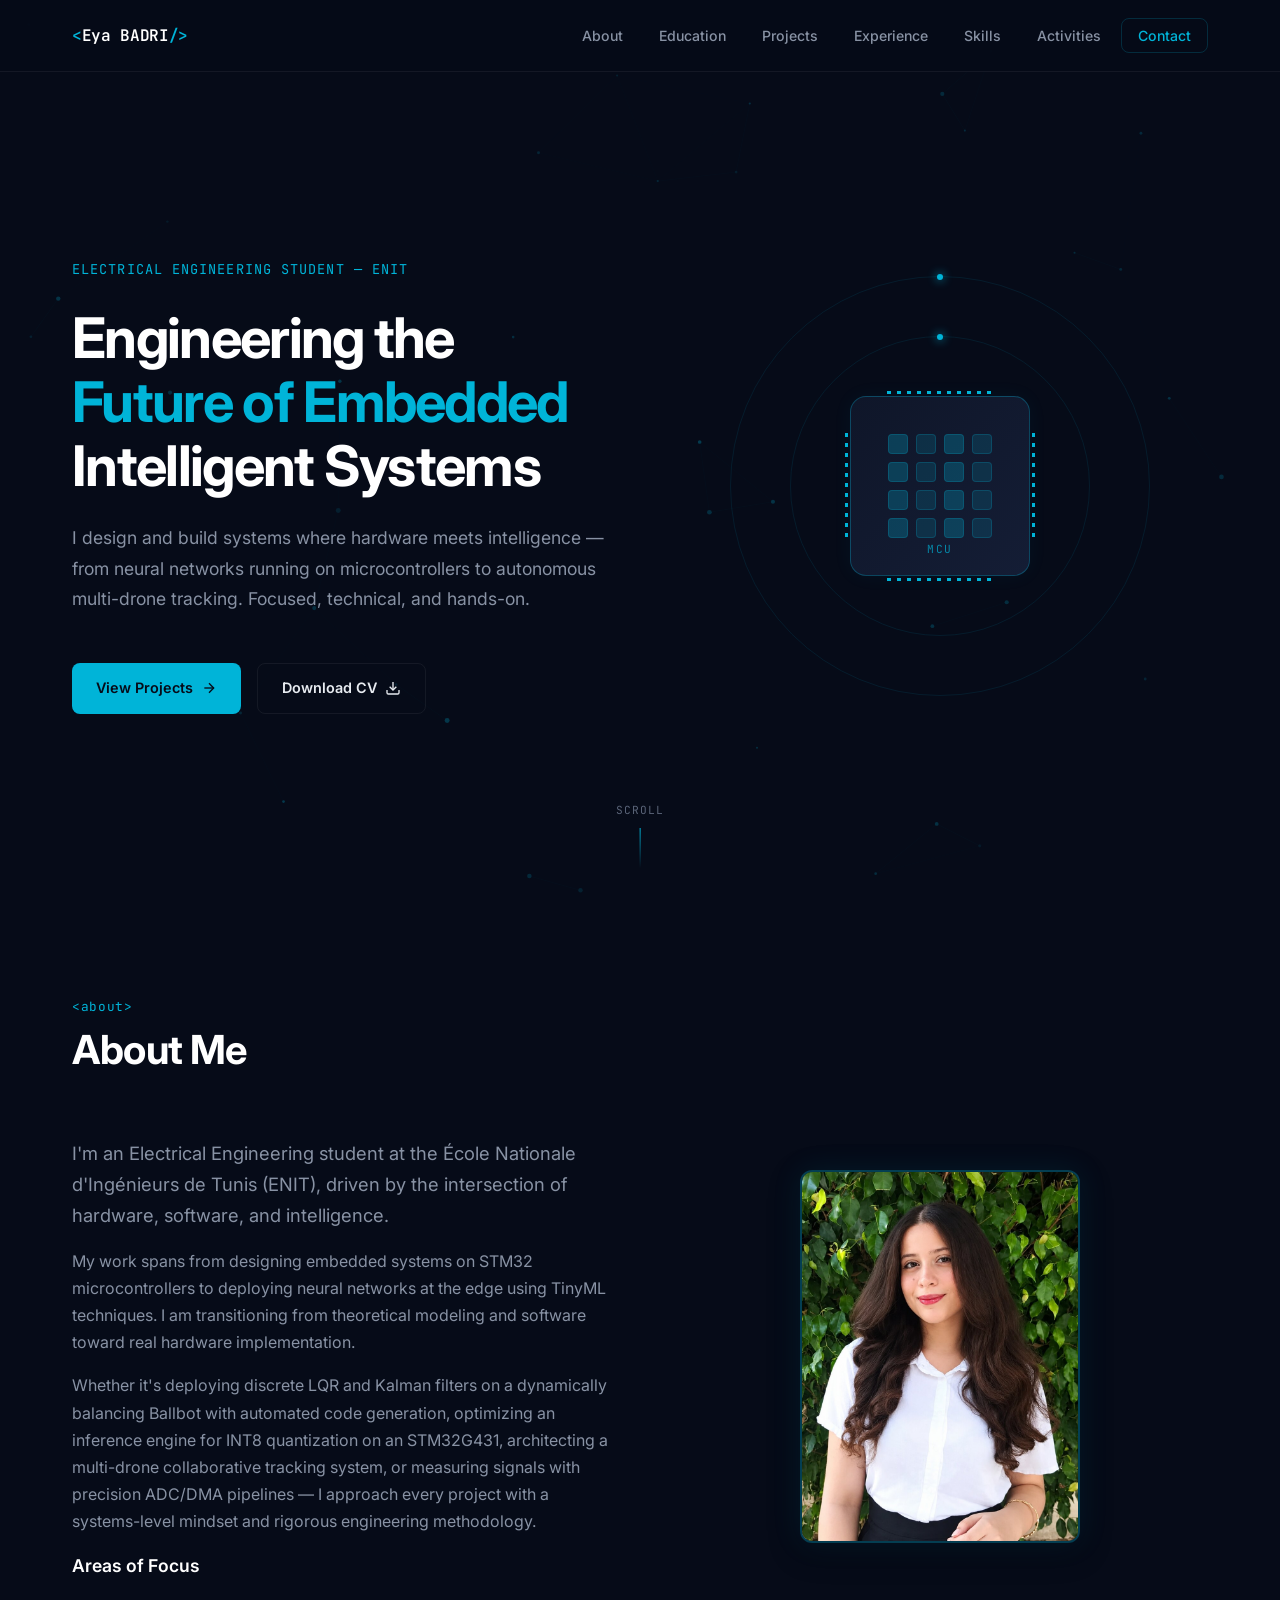
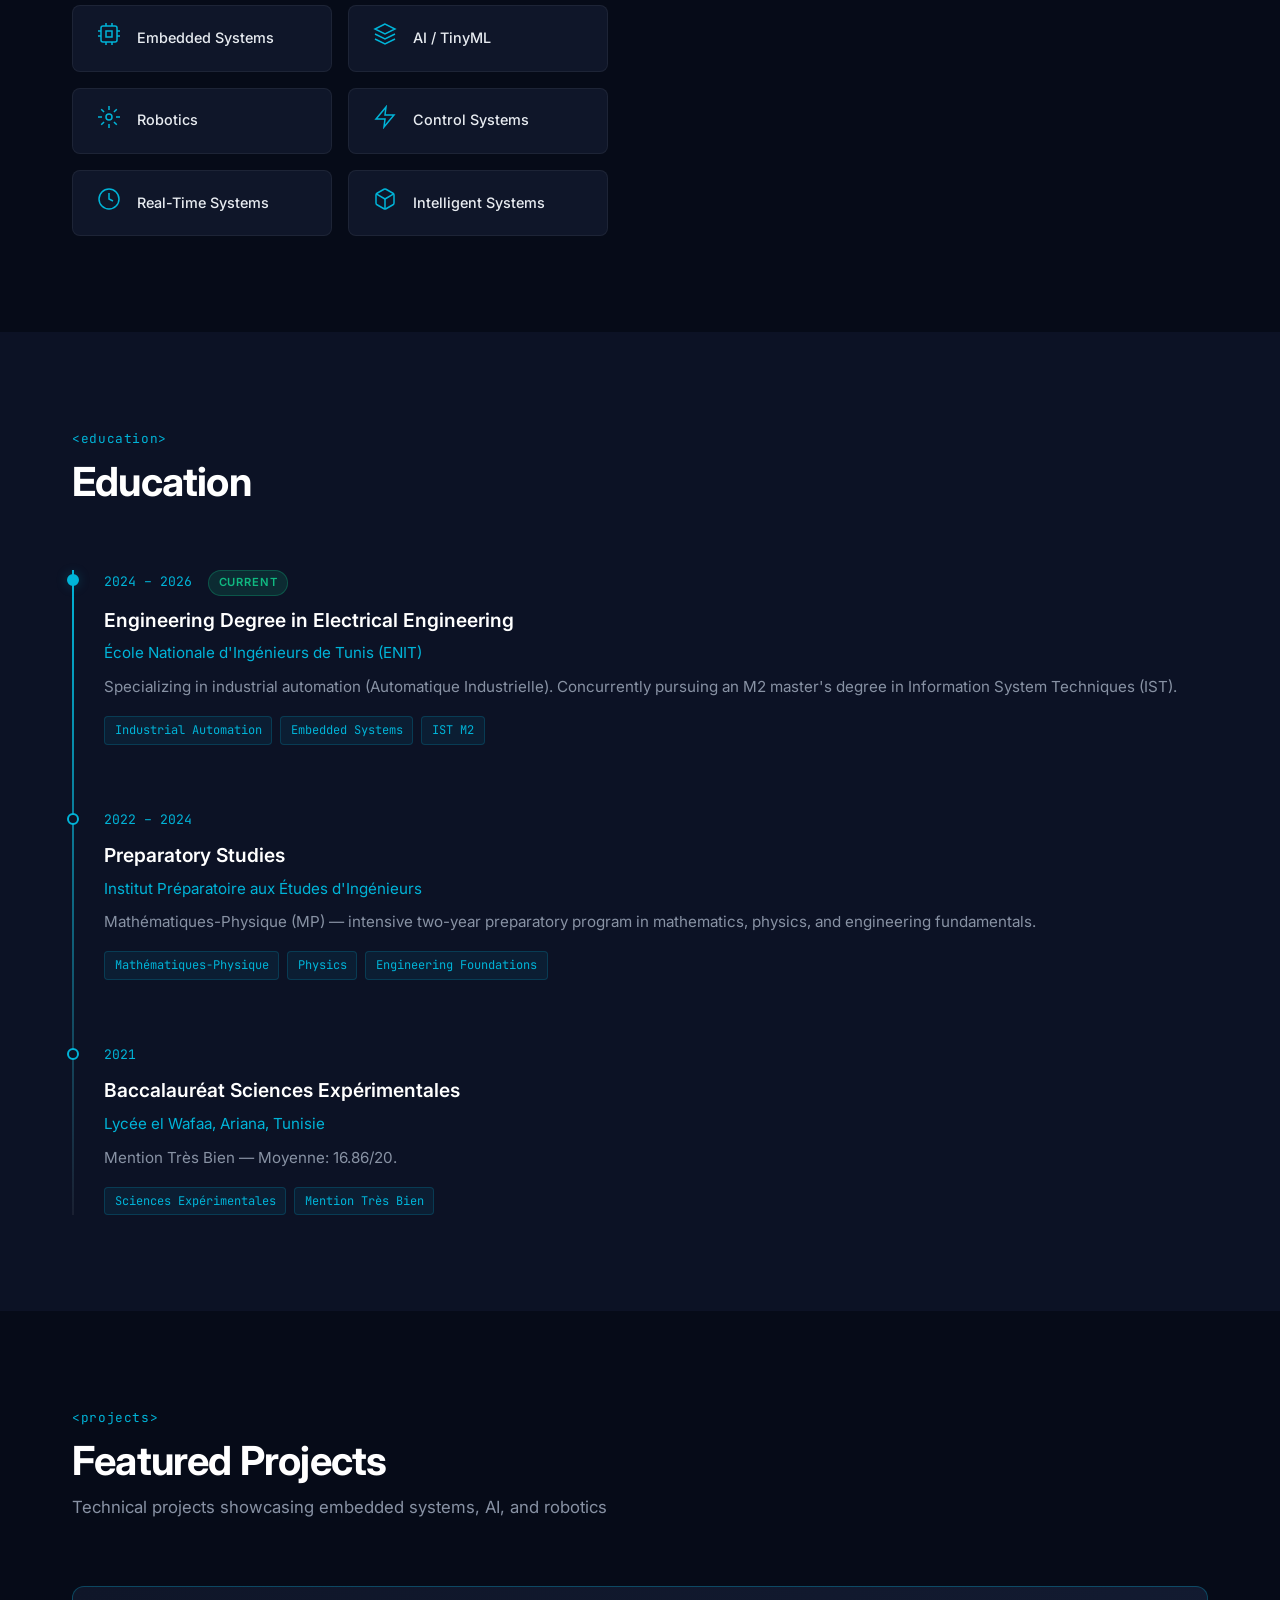
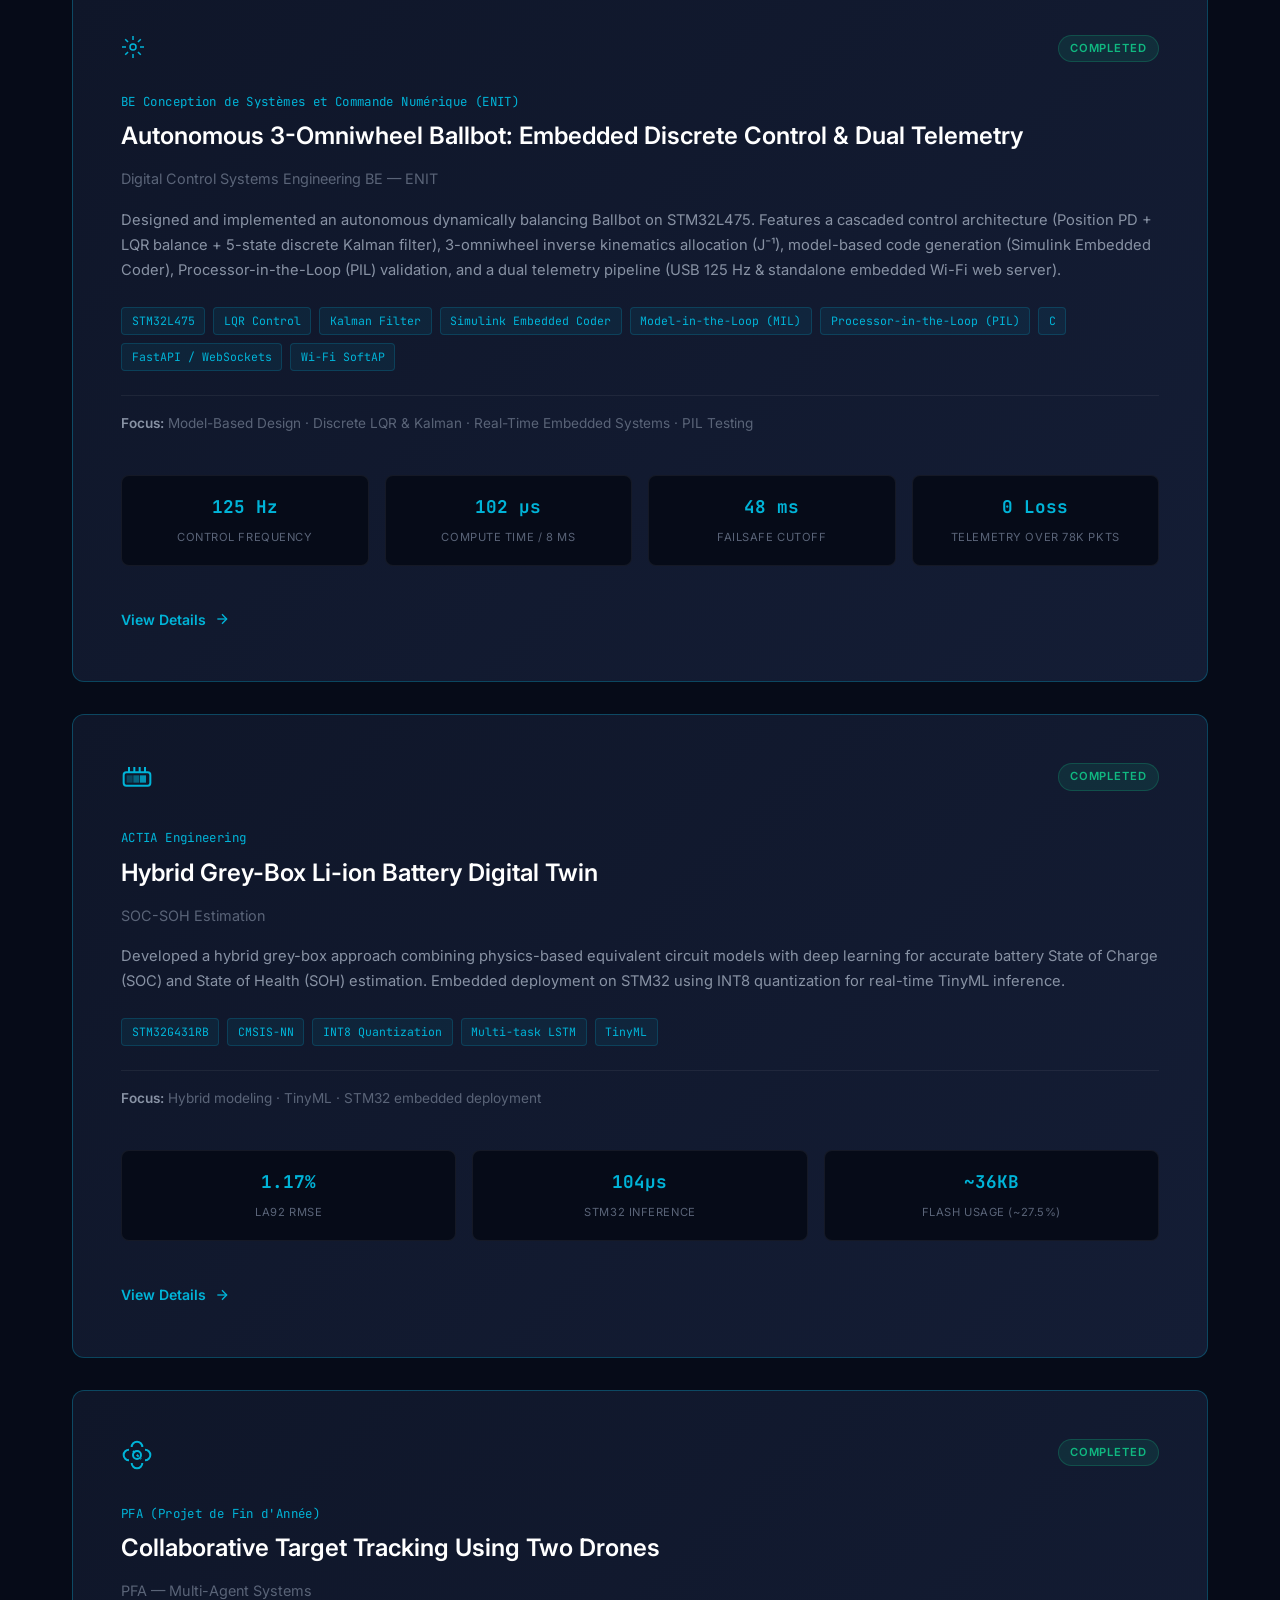
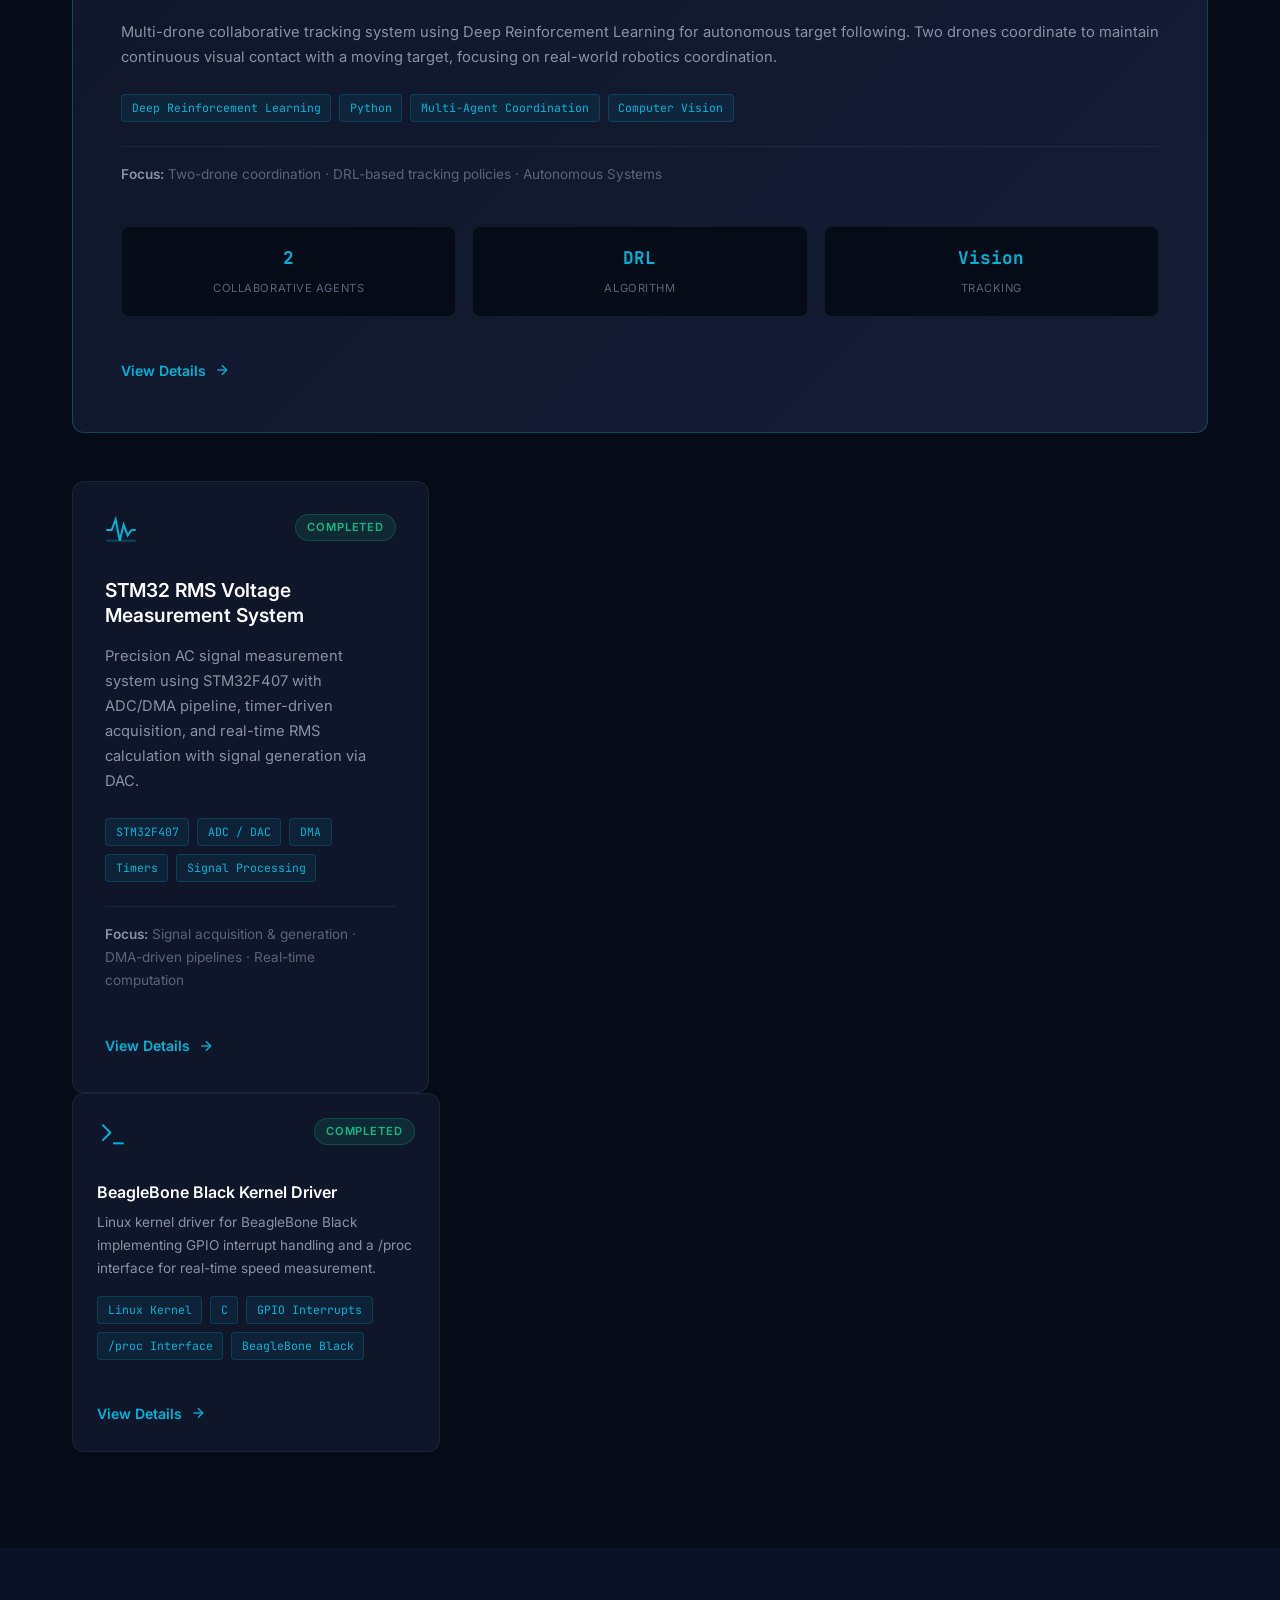
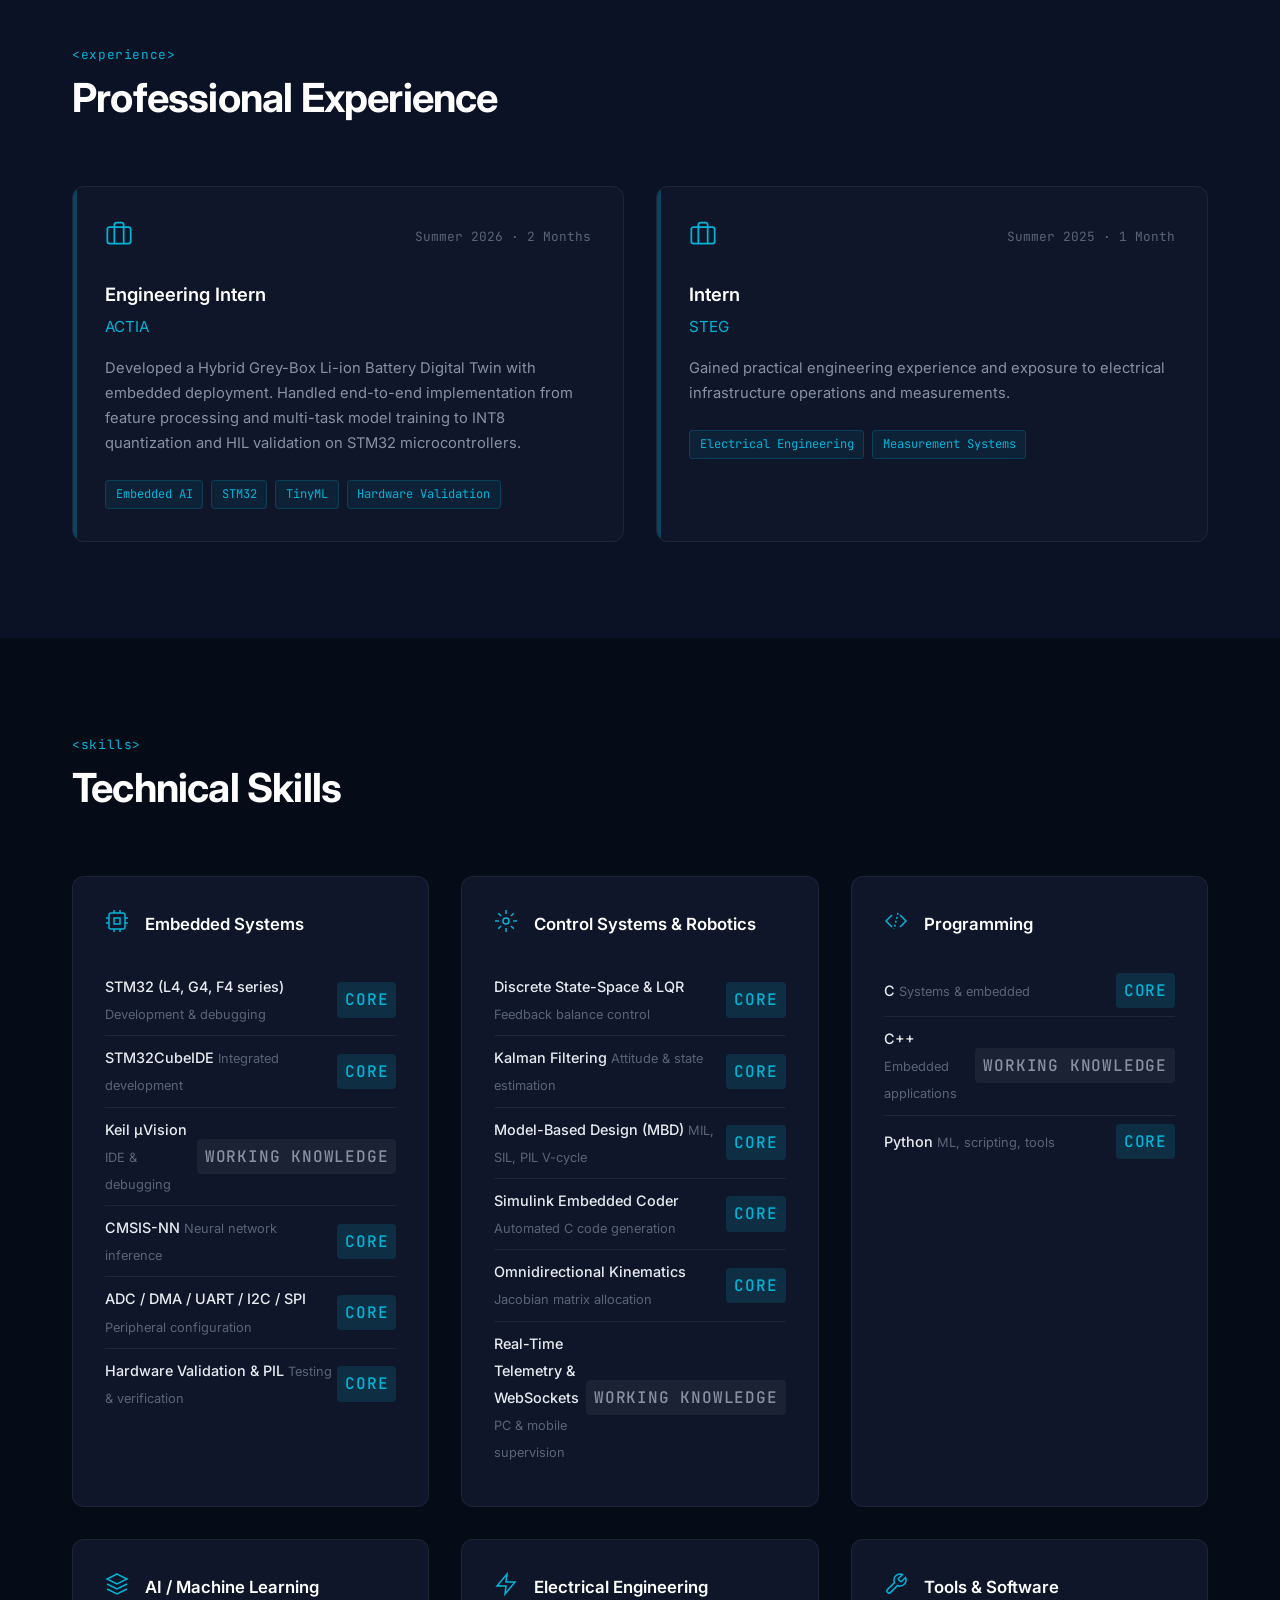
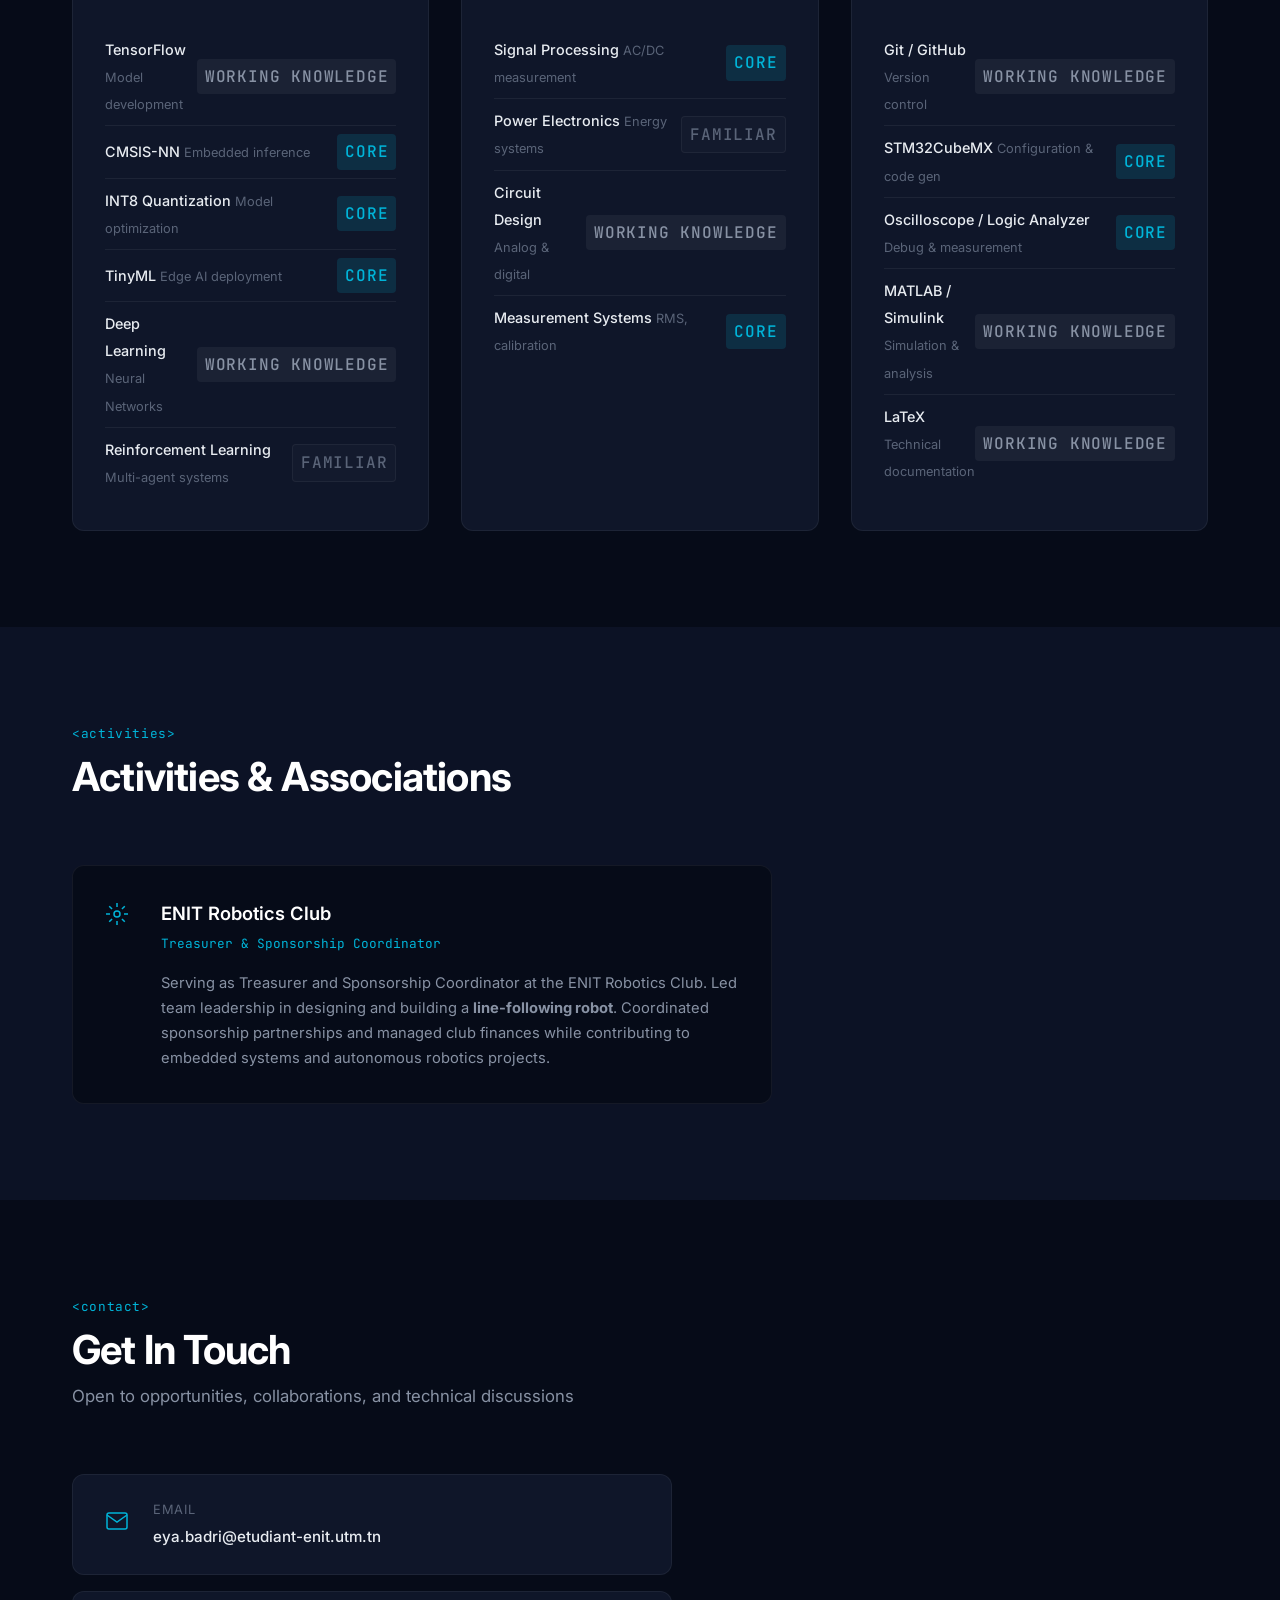
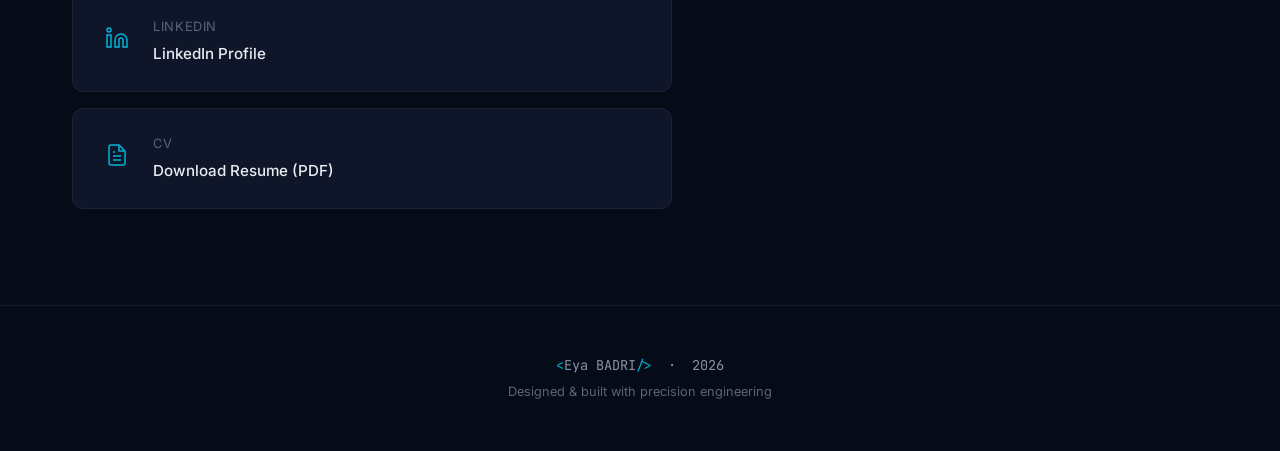
<file: index.html>
<!DOCTYPE html>
<html lang="en">
<head>
  <meta charset="UTF-8">
  <meta name="viewport" content="width=device-width, initial-scale=1.0">
  <meta name="description" content="Eya Badri — Electrical Engineering Student at ENIT. Specializing in embedded systems, digital control (LQR, Kalman), TinyML, and robotics.">
  <title>Eya Badri — Embedded Systems & Electrical Engineering Portfolio</title>

  <!-- Fonts -->
  <link rel="preconnect" href="https://fonts.googleapis.com">
  <link rel="preconnect" href="https://fonts.gstatic.com" crossorigin>
  <link href="https://fonts.googleapis.com/css2?family=Inter:wght@300;400;500;600;700&family=JetBrains+Mono:wght@400;500&display=swap" rel="stylesheet">

  <!-- Styles -->
  <link rel="stylesheet" href="css/style.css">
</head>
<body>

  <!-- NAVIGATION — filled by JS -->
  <nav class="nav" id="nav">
    <div class="nav__container">
      <a href="#hero" class="nav__logo" id="navLogo"></a>
      <button class="nav__toggle" id="navToggle" aria-label="Toggle navigation">
        <span></span><span></span><span></span>
      </button>
      <ul class="nav__menu" id="navMenu"></ul>
    </div>
  </nav>

  <!-- HERO — filled by JS -->
  <section class="hero" id="hero">
    <div class="hero__bg"><canvas id="heroCanvas"></canvas></div>
    <div class="hero__container">
      <div class="hero__content" id="heroContent"></div>
      <div class="hero__visual">
        <div class="hero__chip">
          <div class="hero__chip-grid">
            <span></span><span></span><span></span><span></span>
            <span></span><span></span><span></span><span></span>
            <span></span><span></span><span></span><span></span>
            <span></span><span></span><span></span><span></span>
          </div>
          <div class="hero__chip-pins hero__chip-pins--top"></div>
          <div class="hero__chip-pins hero__chip-pins--bottom"></div>
          <div class="hero__chip-pins hero__chip-pins--left"></div>
          <div class="hero__chip-pins hero__chip-pins--right"></div>
          <div class="hero__chip-label">MCU</div>
        </div>
        <div class="hero__orbit hero__orbit--1"></div>
        <div class="hero__orbit hero__orbit--2"></div>
      </div>
    </div>
    <div class="hero__scroll"><span>Scroll</span><div class="hero__scroll-line"></div></div>
  </section>

  <!-- ABOUT — filled by JS -->
  <section class="section" id="about">
    <div class="container">
      <div class="section__header">
        <span class="section__tag">&lt;about&gt;</span>
        <h2 class="section__title">About Me</h2>
      </div>
      <div class="about" id="aboutContent"></div>
    </div>
  </section>

  <!-- EDUCATION — filled by JS -->
  <section class="section section--alt" id="education">
    <div class="container">
      <div class="section__header">
        <span class="section__tag">&lt;education&gt;</span>
        <h2 class="section__title">Education</h2>
      </div>
      <div class="timeline" id="educationContent"></div>
    </div>
  </section>

  <!-- PROJECTS — filled by JS -->
  <section class="section" id="projects">
    <div class="container">
      <div class="section__header">
        <span class="section__tag">&lt;projects&gt;</span>
        <h2 class="section__title">Featured Projects</h2>
        <p class="section__subtitle">Technical projects showcasing embedded systems, AI, and robotics</p>
      </div>
      <div id="projectsContent"></div>
    </div>
  </section>

  <!-- PROJECT MODAL -->
  <div class="modal" id="projectModal" aria-hidden="true">
    <div class="modal__overlay" data-close-modal></div>
    <div class="modal__container">
      <button class="modal__close" data-close-modal aria-label="Close"></button>
      <div class="modal__content" id="modalContent"></div>
    </div>
  </div>

  <!-- EXPERIENCE — filled by JS -->
  <section class="section section--alt" id="experience">
    <div class="container">
      <div class="section__header">
        <span class="section__tag">&lt;experience&gt;</span>
        <h2 class="section__title">Professional Experience</h2>
      </div>
      <div class="experience__grid" id="experienceContent"></div>
    </div>
  </section>

  <!-- SKILLS — filled by JS -->
  <section class="section" id="skills">
    <div class="container">
      <div class="section__header">
        <span class="section__tag">&lt;skills&gt;</span>
        <h2 class="section__title">Technical Skills</h2>
      </div>
      <div class="skills__grid" id="skillsContent"></div>
    </div>
  </section>

  <!-- ACTIVITIES — filled by JS -->
  <section class="section section--alt" id="activities">
    <div class="container">
      <div class="section__header">
        <span class="section__tag">&lt;activities&gt;</span>
        <h2 class="section__title">Activities & Associations</h2>
      </div>
      <div class="activities" id="activitiesContent"></div>
    </div>
  </section>

  <!-- CONTACT — filled by JS -->
  <section class="section" id="contact">
    <div class="container">
      <div class="section__header">
        <span class="section__tag">&lt;contact&gt;</span>
        <h2 class="section__title">Get In Touch</h2>
        <p class="section__subtitle" id="contactSubtitle"></p>
      </div>
      <div class="contact">
        <div class="contact__info" id="contactContent"></div>
      </div>
    </div>
  </section>

  <!-- FOOTER — filled by JS -->
  <footer class="footer">
    <div class="container">
      <div class="footer__content" id="footerContent"></div>
    </div>
  </footer>

  <!-- Scripts: data first, then renderer -->
  <script src="js/data.js"></script>
  <script src="js/main.js"></script>
</body>
</html>
</file>
<file: css/style.css>
/* ================================================
   DESIGN SYSTEM & VARIABLES
   ================================================ */
:root {
  /* Colors — Dark Engineering Theme */
  --color-bg-primary:     #060b18;
  --color-bg-secondary:   #0c1225;
  --color-bg-card:        #0f1629;
  --color-bg-card-hover:  #141d35;
  --color-bg-nav:         rgba(6, 11, 24, 0.85);
  --color-bg-modal:       rgba(6, 11, 24, 0.95);

  --color-accent:         #00b4d8;
  --color-accent-light:   #48cae4;
  --color-accent-dim:     rgba(0, 180, 216, 0.15);
  --color-accent-glow:    rgba(0, 180, 216, 0.25);

  --color-text-primary:   #e8ecf1;
  --color-text-secondary: #8892a4;
  --color-text-muted:     #5a6478;
  --color-text-bright:    #ffffff;

  --color-border:         rgba(255, 255, 255, 0.06);
  --color-border-hover:   rgba(0, 180, 216, 0.3);

  --color-success:        #10b981;
  --color-warning:        #f59e0b;
  --color-tag-bg:         rgba(0, 180, 216, 0.08);
  --color-tag-border:     rgba(0, 180, 216, 0.2);

  /* Typography */
  --font-body:    'Inter', -apple-system, BlinkMacSystemFont, 'Segoe UI', sans-serif;
  --font-mono:    'JetBrains Mono', 'Fira Code', 'Consolas', monospace;

  /* Spacing */
  --space-xs:  0.25rem;
  --space-sm:  0.5rem;
  --space-md:  1rem;
  --space-lg:  1.5rem;
  --space-xl:  2rem;
  --space-2xl: 3rem;
  --space-3xl: 4rem;
  --space-4xl: 6rem;

  /* Layout */
  --max-width:    1200px;
  --nav-height:   72px;
  --border-radius: 12px;
  --border-radius-sm: 8px;
  --border-radius-xs: 4px;

  /* Transitions */
  --transition-fast:   150ms cubic-bezier(0.4, 0, 0.2, 1);
  --transition-base:   300ms cubic-bezier(0.4, 0, 0.2, 1);
  --transition-slow:   500ms cubic-bezier(0.4, 0, 0.2, 1);
  --transition-spring: 500ms cubic-bezier(0.34, 1.56, 0.64, 1);
}

/* ================================================
   RESET & BASE
   ================================================ */
*, *::before, *::after {
  margin: 0;
  padding: 0;
  box-sizing: border-box;
}

html {
  scroll-behavior: smooth;
  scroll-padding-top: var(--nav-height);
  -webkit-font-smoothing: antialiased;
  -moz-osx-font-smoothing: grayscale;
}

body {
  font-family: var(--font-body);
  font-size: 16px;
  line-height: 1.7;
  color: var(--color-text-primary);
  background-color: var(--color-bg-primary);
  overflow-x: hidden;
}

::selection {
  background: var(--color-accent-dim);
  color: var(--color-accent-light);
}

a {
  color: inherit;
  text-decoration: none;
}

ul {
  list-style: none;
}

img {
  max-width: 100%;
  display: block;
}

button {
  border: none;
  background: none;
  cursor: pointer;
  font-family: inherit;
  font-size: inherit;
  color: inherit;
}

/* ================================================
   LAYOUT
   ================================================ */
.container {
  width: 100%;
  max-width: var(--max-width);
  margin: 0 auto;
  padding: 0 var(--space-xl);
}

.section {
  padding: var(--space-4xl) 0;
  position: relative;
}

.section--alt {
  background-color: var(--color-bg-secondary);
}

/* Section Header */
.section__header {
  margin-bottom: var(--space-3xl);
}

.section__tag {
  font-family: var(--font-mono);
  font-size: 0.8rem;
  color: var(--color-accent);
  letter-spacing: 0.05em;
  display: block;
  margin-bottom: var(--space-sm);
}

.section__title {
  font-size: clamp(1.8rem, 4vw, 2.5rem);
  font-weight: 700;
  color: var(--color-text-bright);
  letter-spacing: -0.02em;
  line-height: 1.2;
}

.section__subtitle {
  color: var(--color-text-secondary);
  font-size: 1.05rem;
  margin-top: var(--space-sm);
}

/* ================================================
   NAVIGATION
   ================================================ */
.nav {
  position: fixed;
  top: 0;
  left: 0;
  right: 0;
  height: var(--nav-height);
  background: var(--color-bg-nav);
  backdrop-filter: blur(20px);
  -webkit-backdrop-filter: blur(20px);
  border-bottom: 1px solid var(--color-border);
  z-index: 1000;
  transition: background var(--transition-base), box-shadow var(--transition-base);
}

.nav--scrolled {
  background: rgba(6, 11, 24, 0.95);
  box-shadow: 0 4px 30px rgba(0, 0, 0, 0.3);
}

.nav__container {
  max-width: var(--max-width);
  margin: 0 auto;
  padding: 0 var(--space-xl);
  height: 100%;
  display: flex;
  align-items: center;
  justify-content: space-between;
}

.nav__logo {
  font-family: var(--font-mono);
  font-size: 1rem;
  font-weight: 600;
  color: var(--color-text-bright);
  letter-spacing: -0.02em;
  white-space: nowrap;
  transition: color var(--transition-fast);
}

.nav__logo:hover {
  color: var(--color-accent);
}

.nav__logo-bracket {
  color: var(--color-accent);
}

.nav__menu {
  display: flex;
  align-items: center;
  gap: var(--space-xs);
}

.nav__link {
  font-size: 0.88rem;
  font-weight: 500;
  color: var(--color-text-secondary);
  padding: var(--space-sm) var(--space-md);
  border-radius: var(--border-radius-sm);
  transition: color var(--transition-fast), background var(--transition-fast);
  position: relative;
}

.nav__link:hover,
.nav__link--active {
  color: var(--color-text-bright);
}

.nav__link::after {
  content: '';
  position: absolute;
  bottom: 4px;
  left: 50%;
  width: 0;
  height: 2px;
  background: var(--color-accent);
  transition: width var(--transition-base), left var(--transition-base);
  border-radius: 1px;
}

.nav__link:hover::after,
.nav__link--active::after {
  width: 20px;
  left: calc(50% - 10px);
}

.nav__link--cta {
  color: var(--color-accent);
  border: 1px solid var(--color-tag-border);
}

.nav__link--cta:hover {
  background: var(--color-accent-dim);
  color: var(--color-accent-light);
}

.nav__link--cta::after {
  display: none;
}

/* Mobile Toggle */
.nav__toggle {
  display: none;
  flex-direction: column;
  gap: 5px;
  padding: 8px;
  z-index: 1001;
}

.nav__toggle span {
  display: block;
  width: 22px;
  height: 2px;
  background: var(--color-text-primary);
  border-radius: 2px;
  transition: transform var(--transition-base), opacity var(--transition-fast);
}

.nav__toggle--active span:nth-child(1) {
  transform: translateY(7px) rotate(45deg);
}
.nav__toggle--active span:nth-child(2) {
  opacity: 0;
}
.nav__toggle--active span:nth-child(3) {
  transform: translateY(-7px) rotate(-45deg);
}

/* ================================================
   HERO
   ================================================ */
.hero {
  min-height: 100vh;
  display: flex;
  align-items: center;
  position: relative;
  overflow: hidden;
  padding-top: var(--nav-height);
}

.hero__bg {
  position: absolute;
  inset: 0;
  z-index: 0;
}

.hero__bg canvas {
  width: 100%;
  height: 100%;
  opacity: 0.4;
}

.hero__container {
  max-width: var(--max-width);
  margin: 0 auto;
  padding: 0 var(--space-xl);
  display: grid;
  grid-template-columns: 1fr 1fr;
  gap: var(--space-3xl);
  align-items: center;
  position: relative;
  z-index: 1;
}

.hero__label {
  font-family: var(--font-mono);
  font-size: 0.85rem;
  color: var(--color-accent);
  letter-spacing: 0.08em;
  text-transform: uppercase;
  margin-bottom: var(--space-lg);
}

.hero__title {
  font-size: clamp(2.2rem, 5.5vw, 3.5rem);
  font-weight: 700;
  line-height: 1.15;
  letter-spacing: -0.03em;
  margin-bottom: var(--space-lg);
}

.hero__title-line {
  display: block;
  color: var(--color-text-bright);
}

.hero__title-line--accent {
  color: var(--color-accent);
}

.hero__description {
  font-size: 1.1rem;
  color: var(--color-text-secondary);
  line-height: 1.75;
  margin-bottom: var(--space-2xl);
  max-width: 540px;
}

.hero__actions {
  display: flex;
  gap: var(--space-md);
  flex-wrap: wrap;
}

/* Buttons */
.btn {
  display: inline-flex;
  align-items: center;
  gap: var(--space-sm);
  padding: 0.75rem 1.5rem;
  border-radius: var(--border-radius-sm);
  font-size: 0.9rem;
  font-weight: 600;
  transition: all var(--transition-base);
  white-space: nowrap;
}

.btn--primary {
  background: var(--color-accent);
  color: var(--color-bg-primary);
}

.btn--primary:hover {
  background: var(--color-accent-light);
  transform: translateY(-2px);
  box-shadow: 0 8px 20px rgba(0, 180, 216, 0.15);
}

.btn--secondary {
  background: transparent;
  color: var(--color-text-primary);
  border: 1px solid var(--color-border);
}

.btn--secondary:hover {
  border-color: var(--color-accent);
  color: var(--color-accent);
  transform: translateY(-2px);
}

/* Hero Visual — MCU Chip */
.hero__visual {
  display: flex;
  align-items: center;
  justify-content: center;
  position: relative;
}

.hero__chip {
  width: 180px;
  height: 180px;
  background: linear-gradient(135deg, var(--color-bg-card), var(--color-bg-card-hover));
  border: 1px solid var(--color-border-hover);
  border-radius: 16px;
  display: flex;
  align-items: center;
  justify-content: center;
  position: relative;
  animation: chipFloat 6s ease-in-out infinite;
  box-shadow: 0 0 20px rgba(0, 180, 216, 0.05);
}

.hero__chip-grid {
  display: grid;
  grid-template-columns: repeat(4, 1fr);
  gap: 8px;
}

.hero__chip-grid span {
  width: 20px;
  height: 20px;
  border-radius: 4px;
  background: var(--color-accent-dim);
  border: 1px solid var(--color-tag-border);
  transition: background var(--transition-base);
}

.hero__chip-grid span:nth-child(odd) {
  background: rgba(0, 180, 216, 0.25);
}

.hero__chip-label {
  position: absolute;
  bottom: 16px;
  font-family: var(--font-mono);
  font-size: 0.7rem;
  color: var(--color-accent);
  letter-spacing: 0.15em;
  opacity: 0.7;
}

.hero__chip-pins {
  position: absolute;
}

.hero__chip-pins--top,
.hero__chip-pins--bottom {
  left: 50%;
  transform: translateX(-50%);
  width: 60%;
  height: 3px;
  background: repeating-linear-gradient(
    90deg,
    var(--color-accent) 0px,
    var(--color-accent) 4px,
    transparent 4px,
    transparent 10px
  );
}

.hero__chip-pins--top { top: -6px; }
.hero__chip-pins--bottom { bottom: -6px; }

.hero__chip-pins--left,
.hero__chip-pins--right {
  top: 50%;
  transform: translateY(-50%);
  width: 3px;
  height: 60%;
  background: repeating-linear-gradient(
    180deg,
    var(--color-accent) 0px,
    var(--color-accent) 4px,
    transparent 4px,
    transparent 10px
  );
}

.hero__chip-pins--left { left: -6px; }
.hero__chip-pins--right { right: -6px; }

/* Orbit rings */
.hero__orbit {
  position: absolute;
  border: 1px solid rgba(0, 180, 216, 0.1);
  border-radius: 50%;
  animation: orbitSpin 20s linear infinite;
}

.hero__orbit--1 {
  width: 300px;
  height: 300px;
}

.hero__orbit--2 {
  width: 420px;
  height: 420px;
  animation-duration: 30s;
  animation-direction: reverse;
}

.hero__orbit::before {
  content: '';
  position: absolute;
  width: 6px;
  height: 6px;
  background: var(--color-accent);
  border-radius: 50%;
  top: -3px;
  left: 50%;
  transform: translateX(-50%);
  box-shadow: 0 0 10px var(--color-accent);
}

/* Scroll indicator */
.hero__scroll {
  position: absolute;
  bottom: 2rem;
  left: 50%;
  transform: translateX(-50%);
  display: flex;
  flex-direction: column;
  align-items: center;
  gap: var(--space-sm);
  z-index: 1;
}

.hero__scroll span {
  font-family: var(--font-mono);
  font-size: 0.7rem;
  color: var(--color-text-muted);
  letter-spacing: 0.1em;
  text-transform: uppercase;
}

.hero__scroll-line {
  width: 1px;
  height: 40px;
  background: linear-gradient(to bottom, var(--color-accent), transparent);
  animation: scrollLine 2s ease-in-out infinite;
}

/* ================================================
   ABOUT
   ================================================ */
.about {
  display: grid;
  grid-template-columns: 1fr 1fr;
  gap: var(--space-3xl);
  align-items: start;
}

.about__intro {
  font-size: 1.15rem;
  color: var(--color-text-primary);
  margin-bottom: var(--space-lg);
}

.about__intro strong {
  color: var(--color-accent);
}

.about__text p {
  color: var(--color-text-secondary);
  margin-bottom: var(--space-md);
}

.about__interests-title {
  font-size: 1.1rem;
  font-weight: 600;
  color: var(--color-text-bright);
  margin-bottom: var(--space-lg);
}

.about__interests-grid {
  display: grid;
  grid-template-columns: 1fr 1fr;
  gap: var(--space-md);
}

.interest-card {
  display: flex;
  align-items: center;
  gap: var(--space-md);
  padding: var(--space-md) var(--space-lg);
  background: var(--color-bg-card);
  border: 1px solid var(--color-border);
  border-radius: var(--border-radius-sm);
  transition: all var(--transition-base);
}

.interest-card:hover {
  border-color: var(--color-border-hover);
  background: var(--color-bg-card-hover);
  transform: translateY(-2px);
}

.interest-card__icon {
  color: var(--color-accent);
  flex-shrink: 0;
}

.interest-card span {
  font-size: 0.9rem;
  font-weight: 500;
  color: var(--color-text-primary);
}

/* About Photo */
.about__photo-side {
  display: flex;
  align-items: flex-start;
  justify-content: center;
  padding-top: var(--space-xl);
}

.about__photo-wrap {
  position: relative;
  width: 280px;
  max-width: 100%;
}

.about__photo {
  width: 100%;
  aspect-ratio: 3 / 4;
  object-fit: cover;
  border-radius: var(--border-radius);
  border: 2px solid var(--color-border-hover);
  box-shadow: 0 0 30px rgba(0, 180, 216, 0.1), 0 8px 32px rgba(0, 0, 0, 0.3);
  transition: transform var(--transition-base), box-shadow var(--transition-base);
}

.about__photo:hover {
  transform: translateY(-4px);
  box-shadow: 0 0 40px rgba(0, 180, 216, 0.15), 0 12px 40px rgba(0, 0, 0, 0.4);
}

.about__photo-placeholder {
  width: 100%;
  aspect-ratio: 3 / 4;
  display: flex;
  flex-direction: column;
  align-items: center;
  justify-content: center;
  gap: var(--space-md);
  background: var(--color-bg-card);
  border: 2px dashed var(--color-border);
  border-radius: var(--border-radius);
  color: var(--color-text-muted);
}

.about__photo-placeholder span {
  font-size: 0.9rem;
  font-weight: 500;
}

.about__photo-placeholder code {
  font-family: var(--font-mono);
  font-size: 0.75rem;
  color: var(--color-accent);
  background: var(--color-accent-dim);
  padding: 0.2rem 0.6rem;
  border-radius: var(--border-radius-xs);
}

/* About text strong styling */
.about__text strong {
  color: var(--color-accent);
}

/* ================================================
   TIMELINE (Education)
   ================================================ */
.timeline {
  position: relative;
  padding-left: 2rem;
}

.timeline::before {
  content: '';
  position: absolute;
  left: 0;
  top: 0;
  bottom: 0;
  width: 2px;
  background: linear-gradient(to bottom, var(--color-accent), var(--color-border));
}

.timeline__item {
  position: relative;
  padding-bottom: var(--space-3xl);
}

.timeline__item:last-child {
  padding-bottom: 0;
}

.timeline__marker {
  position: absolute;
  left: -2rem;
  top: 4px;
  width: 12px;
  height: 12px;
  border-radius: 50%;
  background: var(--color-bg-secondary);
  border: 2px solid var(--color-accent);
  transform: translateX(calc(-50% + 1px));
  z-index: 1;
}

.timeline__item:first-child .timeline__marker {
  background: var(--color-accent);
  box-shadow: 0 0 12px var(--color-accent-glow);
}

.timeline__header {
  display: flex;
  align-items: center;
  gap: var(--space-md);
  margin-bottom: var(--space-sm);
}

.timeline__date {
  font-family: var(--font-mono);
  font-size: 0.82rem;
  color: var(--color-accent);
}

.timeline__status {
  font-size: 0.7rem;
  font-weight: 600;
  text-transform: uppercase;
  letter-spacing: 0.08em;
  padding: 0.15rem 0.6rem;
  border-radius: 999px;
}

.timeline__status--current {
  background: rgba(16, 185, 129, 0.15);
  color: var(--color-success);
  border: 1px solid rgba(16, 185, 129, 0.3);
}

.timeline__title {
  font-size: 1.2rem;
  font-weight: 600;
  color: var(--color-text-bright);
  margin-bottom: var(--space-xs);
}

.timeline__institution {
  font-size: 0.95rem;
  color: var(--color-accent);
  margin-bottom: var(--space-sm);
}

.timeline__description {
  font-size: 0.95rem;
  color: var(--color-text-secondary);
  margin-bottom: var(--space-md);
}

.timeline__tags {
  display: flex;
  flex-wrap: wrap;
  gap: var(--space-sm);
}

/* Tags */
.tag {
  font-family: var(--font-mono);
  font-size: 0.75rem;
  color: var(--color-accent);
  background: var(--color-tag-bg);
  border: 1px solid var(--color-tag-border);
  padding: 0.2rem 0.6rem;
  border-radius: var(--border-radius-xs);
}

/* ================================================
   PROJECT CARDS
   ================================================ */
.projects__grid {
  display: grid;
  grid-template-columns: repeat(auto-fill, minmax(340px, 1fr));
  gap: var(--space-xl);
}

.project-card {
  background: var(--color-bg-card);
  border: 1px solid var(--color-border);
  border-radius: var(--border-radius);
  padding: var(--space-xl);
  transition: all var(--transition-base);
  display: flex;
  flex-direction: column;
}

.project-card:hover {
  border-color: var(--color-border-hover);
  transform: translateY(-4px);
  box-shadow: 0 12px 40px rgba(0, 0, 0, 0.3), 0 0 30px rgba(0, 180, 216, 0.05);
}

.project-card__header {
  display: flex;
  align-items: flex-start;
  justify-content: space-between;
  margin-bottom: var(--space-lg);
}

.project-card__icon {
  color: var(--color-accent);
}

.project-card__status {
  font-size: 0.7rem;
  font-weight: 600;
  text-transform: uppercase;
  letter-spacing: 0.08em;
  padding: 0.2rem 0.7rem;
  border-radius: 999px;
}

.project-card__status--completed {
  background: rgba(16, 185, 129, 0.12);
  color: var(--color-success);
  border: 1px solid rgba(16, 185, 129, 0.25);
}

.project-card__status--in-progress {
  background: rgba(245, 158, 11, 0.12);
  color: var(--color-warning);
  border: 1px solid rgba(245, 158, 11, 0.25);
}

.project-card__title {
  font-size: 1.2rem;
  font-weight: 600;
  color: var(--color-text-bright);
  margin-bottom: var(--space-md);
  line-height: 1.3;
}

.project-card__description {
  font-size: 0.92rem;
  color: var(--color-text-secondary);
  line-height: 1.7;
  margin-bottom: var(--space-lg);
}

.project-card__tech {
  display: flex;
  flex-wrap: wrap;
  gap: var(--space-sm);
  margin-bottom: var(--space-lg);
}

.tech-tag {
  font-family: var(--font-mono);
  font-size: 0.72rem;
  color: var(--color-accent);
  background: var(--color-tag-bg);
  border: 1px solid var(--color-tag-border);
  padding: 0.2rem 0.6rem;
  border-radius: var(--border-radius-xs);
}

.project-card__focus {
  font-size: 0.85rem;
  color: var(--color-text-muted);
  margin-bottom: var(--space-lg);
  padding-top: var(--space-md);
  border-top: 1px solid var(--color-border);
}

.focus-label {
  font-weight: 600;
  color: var(--color-text-secondary);
}

.project-card__btn {
  display: inline-flex;
  align-items: center;
  gap: var(--space-sm);
  color: var(--color-accent);
  font-size: 0.88rem;
  font-weight: 600;
  padding: 0;
  transition: all var(--transition-fast);
  margin-top: auto;
}

.project-card__btn:hover {
  color: var(--color-accent-light);
  gap: var(--space-md);
}

.project-card__btn svg {
  transition: transform var(--transition-fast);
}

.project-card__btn:hover svg {
  transform: translateX(4px);
}

/* Featured Projects (Tier 1) */
.projects__featured {
  display: flex;
  flex-direction: column;
  gap: var(--space-xl);
  margin-bottom: var(--space-2xl);
}

.project-card--featured {
  background: linear-gradient(135deg, var(--color-bg-card), var(--color-bg-card-hover));
  border: 1px solid var(--color-border-hover);
  padding: var(--space-2xl);
}

.project-card--featured:hover {
  box-shadow: 0 16px 50px rgba(0, 0, 0, 0.4), 0 0 40px rgba(0, 180, 216, 0.08);
}

.project-card__inner {
  display: flex;
  flex-direction: column;
  height: 100%;
}

.project-card__context {
  font-family: var(--font-mono);
  font-size: 0.78rem;
  color: var(--color-accent);
  margin-bottom: var(--space-sm);
  letter-spacing: 0.03em;
}

.project-card__subtitle {
  font-size: 0.9rem;
  color: var(--color-text-muted);
  margin-bottom: var(--space-md);
}

.project-card--featured .project-card__title {
  font-size: 1.5rem;
}

.project-card__metrics {
  display: grid;
  grid-template-columns: repeat(auto-fit, minmax(110px, 1fr));
  gap: var(--space-md);
  margin-bottom: var(--space-lg);
  padding-top: var(--space-md);
}

.metric-card {
  text-align: center;
  padding: var(--space-md);
  background: var(--color-bg-primary);
  border-radius: var(--border-radius-sm);
  border: 1px solid var(--color-border);
}

.metric-card__value {
  font-family: var(--font-mono);
  font-size: 1.1rem;
  font-weight: 700;
  color: var(--color-accent);
  display: block;
}

.metric-card__label {
  font-size: 0.7rem;
  color: var(--color-text-muted);
  text-transform: uppercase;
  letter-spacing: 0.05em;
}

.project-card__footer {
  margin-top: auto;
  padding-top: var(--space-md);
}

/* Compact Projects (Tier 3) */
.projects__compact {
  display: grid;
  grid-template-columns: repeat(auto-fill, minmax(280px, 1fr));
  gap: var(--space-md);
}

.project-card--compact {
  padding: var(--space-lg);
}

.project-card--compact .project-card__title {
  font-size: 1rem;
  margin-bottom: var(--space-sm);
}

.project-card--compact .project-card__description {
  font-size: 0.85rem;
  margin-bottom: var(--space-md);
}

/* Skill Badges */
.skill-level__badge {
  display: inline-block;
  padding: 0.25rem 0.5rem;
  border-radius: 4px;
  font-family: var(--font-mono);
  font-size: var(--text-xs);
  font-weight: 500;
  text-transform: uppercase;
  letter-spacing: 0.05em;
  white-space: nowrap;
}

.skill-level__badge--core {
  background-color: rgba(0, 180, 216, 0.15);
  color: var(--color-accent);
}

.skill-level__badge--working-knowledge {
  background-color: rgba(255, 255, 255, 0.05);
  color: var(--color-text-secondary);
}

.skill-level__badge--familiar {
  background-color: rgba(255, 255, 255, 0.02);
  color: var(--color-text-muted);
  border: 1px solid rgba(255, 255, 255, 0.05);
}

/* ================================================
   PROJECT MODAL
   ================================================ */
.modal {
  position: fixed;
  inset: 0;
  z-index: 2000;
  display: flex;
  align-items: center;
  justify-content: center;
  opacity: 0;
  visibility: hidden;
  transition: opacity var(--transition-base), visibility var(--transition-base);
}

.modal--active {
  opacity: 1;
  visibility: visible;
}

.modal__overlay {
  position: absolute;
  inset: 0;
  background: rgba(0, 0, 0, 0.7);
  backdrop-filter: blur(8px);
}

.modal__container {
  position: relative;
  width: 90%;
  max-width: 800px;
  max-height: 85vh;
  background: var(--color-bg-card);
  border: 1px solid var(--color-border);
  border-radius: var(--border-radius);
  overflow-y: auto;
  transform: translateY(20px) scale(0.98);
  transition: transform var(--transition-base);
  scrollbar-width: thin;
  scrollbar-color: var(--color-accent-dim) transparent;
}

.modal--active .modal__container {
  transform: translateY(0) scale(1);
}

.modal__container::-webkit-scrollbar {
  width: 6px;
}
.modal__container::-webkit-scrollbar-track {
  background: transparent;
}
.modal__container::-webkit-scrollbar-thumb {
  background: var(--color-accent-dim);
  border-radius: 3px;
}

.modal__close {
  position: sticky;
  top: var(--space-lg);
  float: right;
  margin: var(--space-lg);
  width: 40px;
  height: 40px;
  display: flex;
  align-items: center;
  justify-content: center;
  border-radius: 50%;
  background: var(--color-bg-primary);
  border: 1px solid var(--color-border);
  color: var(--color-text-secondary);
  z-index: 10;
  transition: all var(--transition-fast);
}

.modal__close:hover {
  color: var(--color-accent);
  border-color: var(--color-accent);
}

.modal__content {
  padding: var(--space-2xl) var(--space-2xl) var(--space-3xl);
}

/* Modal content styles */
.modal__content h2 {
  font-size: 1.6rem;
  font-weight: 700;
  color: var(--color-text-bright);
  margin-bottom: var(--space-sm);
}

.modal__content .modal-subtitle {
  font-family: var(--font-mono);
  font-size: 0.82rem;
  color: var(--color-accent);
  margin-bottom: var(--space-xl);
}

.modal__content h3 {
  font-size: 1rem;
  font-weight: 600;
  color: var(--color-text-bright);
  margin-bottom: var(--space-sm);
  margin-top: var(--space-xl);
}

.modal__content h3:first-of-type {
  margin-top: 0;
}

.modal__content p {
  font-size: 0.92rem;
  color: var(--color-text-secondary);
  line-height: 1.75;
  margin-bottom: var(--space-sm);
}

.modal__content ul {
  list-style: none;
  padding: 0;
}

.modal__content ul li {
  font-size: 0.92rem;
  color: var(--color-text-secondary);
  padding: var(--space-xs) 0;
  padding-left: 1.5rem;
  position: relative;
}

.modal__content ul li::before {
  content: '▸';
  position: absolute;
  left: 0;
  color: var(--color-accent);
}

.modal__content .tech-list {
  display: flex;
  flex-wrap: wrap;
  gap: var(--space-sm);
  margin-top: var(--space-sm);
}

.modal__content .modal-image-placeholder {
  width: 100%;
  height: 200px;
  background: var(--color-bg-primary);
  border: 2px dashed var(--color-border);
  border-radius: var(--border-radius-sm);
  display: flex;
  align-items: center;
  justify-content: center;
  color: var(--color-text-muted);
  font-size: 0.85rem;
  margin-top: var(--space-md);
  margin-bottom: var(--space-md);
}

.modal__content .modal-stats {
  display: grid;
  grid-template-columns: repeat(auto-fit, minmax(110px, 1fr));
  gap: var(--space-md);
  margin: var(--space-lg) 0;
}

.modal__content .modal-stat {
  text-align: center;
  padding: var(--space-md);
  background: var(--color-bg-primary);
  border-radius: var(--border-radius-sm);
  border: 1px solid var(--color-border);
}

.modal__content .modal-stat-value {
  font-family: var(--font-mono);
  font-size: 1.3rem;
  font-weight: 700;
  color: var(--color-accent);
  display: block;
}

.modal__content .modal-stat-label {
  font-size: 0.75rem;
  color: var(--color-text-muted);
  text-transform: uppercase;
  letter-spacing: 0.05em;
}

.modal__content .modal-status {
  font-size: 0.88rem;
  color: var(--color-text-secondary);
  margin-bottom: var(--space-sm);
}

.modal__content .modal-status strong {
  color: var(--color-text-primary);
}

.modal__content .modal-context {
  font-size: 0.88rem;
  color: var(--color-text-secondary);
  margin-bottom: var(--space-lg);
}

.modal__content .modal-context strong {
  color: var(--color-accent);
}

.modal__content .modal-image {
  margin: var(--space-lg) 0;
  border-radius: var(--border-radius-sm);
  overflow: hidden;
}

.modal__content .modal-image img {
  width: 100%;
  height: auto;
}

/* ================================================
   EXPERIENCE CARDS
   ================================================ */
.experience__grid {
  display: grid;
  grid-template-columns: repeat(auto-fill, minmax(380px, 1fr));
  gap: var(--space-xl);
}

.experience-card {
  background: var(--color-bg-card);
  border: 1px solid var(--color-border);
  border-radius: var(--border-radius);
  padding: var(--space-xl);
  transition: all var(--transition-base);
  position: relative;
  overflow: hidden;
}

.experience-card::before {
  content: '';
  position: absolute;
  top: 0;
  left: 0;
  width: 4px;
  height: 100%;
  background: var(--color-accent);
  opacity: 0.3;
  transition: opacity var(--transition-base);
}

.experience-card:hover::before {
  opacity: 1;
}

.experience-card:hover {
  border-color: var(--color-border-hover);
  transform: translateY(-2px);
}

.experience-card__header {
  display: flex;
  align-items: center;
  justify-content: space-between;
  margin-bottom: var(--space-lg);
}

.experience-card__icon {
  color: var(--color-accent);
}

.experience-card__date {
  font-family: var(--font-mono);
  font-size: 0.8rem;
  color: var(--color-text-muted);
}

.experience-card__title {
  font-size: 1.15rem;
  font-weight: 600;
  color: var(--color-text-bright);
  margin-bottom: var(--space-xs);
}

.experience-card__company {
  font-size: 0.95rem;
  color: var(--color-accent);
  margin-bottom: var(--space-md);
}

.experience-card__description {
  font-size: 0.92rem;
  color: var(--color-text-secondary);
  line-height: 1.7;
  margin-bottom: var(--space-lg);
}

.experience-card__tags {
  display: flex;
  flex-wrap: wrap;
  gap: var(--space-sm);
}

/* ================================================
   SKILLS
   ================================================ */
.skills__grid {
  display: grid;
  grid-template-columns: repeat(auto-fill, minmax(340px, 1fr));
  gap: var(--space-xl);
}

.skill-category {
  background: var(--color-bg-card);
  border: 1px solid var(--color-border);
  border-radius: var(--border-radius);
  padding: var(--space-xl);
  transition: border-color var(--transition-base);
}

.skill-category:hover {
  border-color: var(--color-border-hover);
}

.skill-category__header {
  display: flex;
  align-items: center;
  gap: var(--space-md);
  margin-bottom: var(--space-lg);
}

.skill-category__icon {
  color: var(--color-accent);
}

.skill-category__header h3 {
  font-size: 1.05rem;
  font-weight: 600;
  color: var(--color-text-bright);
}

.skill-category__list li {
  display: flex;
  align-items: center;
  justify-content: space-between;
  padding: var(--space-sm) 0;
  border-bottom: 1px solid var(--color-border);
}

.skill-category__list li:last-child {
  border-bottom: none;
}

.skill-name {
  font-size: 0.9rem;
  font-weight: 500;
  color: var(--color-text-primary);
}

.skill-detail {
  font-size: 0.8rem;
  color: var(--color-text-muted);
}

/* ================================================
   ACTIVITIES
   ================================================ */
.activities {
  max-width: 700px;
}

.activity-card {
  display: flex;
  gap: var(--space-xl);
  padding: var(--space-xl);
  background: var(--color-bg-primary);
  border: 1px solid var(--color-border);
  border-radius: var(--border-radius);
  transition: border-color var(--transition-base);
}

.activity-card:hover {
  border-color: var(--color-border-hover);
}

.activity-card__icon {
  color: var(--color-accent);
  flex-shrink: 0;
  padding-top: var(--space-xs);
}

.activity-card__title {
  font-size: 1.15rem;
  font-weight: 600;
  color: var(--color-text-bright);
  margin-bottom: var(--space-xs);
}

.activity-card__role {
  font-family: var(--font-mono);
  font-size: 0.8rem;
  color: var(--color-accent);
  margin-bottom: var(--space-md);
}

.activity-card__description {
  font-size: 0.92rem;
  color: var(--color-text-secondary);
  line-height: 1.7;
}

/* ================================================
   CONTACT
   ================================================ */
.contact__info {
  display: flex;
  flex-direction: column;
  gap: var(--space-md);
  max-width: 600px;
}

.contact__item {
  display: flex;
  align-items: center;
  gap: var(--space-lg);
  padding: var(--space-lg) var(--space-xl);
  background: var(--color-bg-card);
  border: 1px solid var(--color-border);
  border-radius: var(--border-radius);
  transition: all var(--transition-base);
}

.contact__item:hover {
  border-color: var(--color-border-hover);
  transform: translateX(4px);
}

.contact__item-icon {
  color: var(--color-accent);
  flex-shrink: 0;
}

.contact__item-label {
  font-size: 0.8rem;
  color: var(--color-text-muted);
  text-transform: uppercase;
  letter-spacing: 0.05em;
  display: block;
  margin-bottom: 2px;
}

.contact__item-value {
  font-size: 0.95rem;
  color: var(--color-text-primary);
  font-weight: 500;
}

/* ================================================
   FOOTER
   ================================================ */
.footer {
  padding: var(--space-2xl) 0;
  border-top: 1px solid var(--color-border);
}

.footer__content {
  text-align: center;
}

.footer__text {
  font-family: var(--font-mono);
  font-size: 0.85rem;
  color: var(--color-text-secondary);
}

.footer__bracket {
  color: var(--color-accent);
}

.footer__subtext {
  font-size: 0.8rem;
  color: var(--color-text-muted);
  margin-top: var(--space-xs);
}

/* ================================================
   SCROLL ANIMATIONS
   ================================================ */
[data-animate] {
  opacity: 0;
  transform: translateY(24px);
  transition: opacity 0.6s cubic-bezier(0.4, 0, 0.2, 1), transform 0.6s cubic-bezier(0.4, 0, 0.2, 1);
}

[data-animate].animated {
  opacity: 1;
  transform: translateY(0);
}

/* ================================================
   KEYFRAMES
   ================================================ */
@keyframes chipFloat {
  0%, 100% { transform: translateY(0); }
  50% { transform: translateY(-12px); }
}

@keyframes orbitSpin {
  from { transform: rotate(0deg); }
  to { transform: rotate(360deg); }
}

@keyframes scrollLine {
  0% { opacity: 1; transform: scaleY(1); transform-origin: top; }
  50% { opacity: 0.3; transform: scaleY(0.3); }
  100% { opacity: 1; transform: scaleY(1); transform-origin: top; }
}

/* Tablet */
@media (max-width: 1024px) {
  .hero__container {
    grid-template-columns: 1fr;
    text-align: center;
  }
  .hero__description {
    max-width: 100%;
    margin-left: auto;
    margin-right: auto;
  }
  .hero__actions {
    justify-content: center;
  }
  .hero__visual {
    display: none;
  }
  .about {
    grid-template-columns: 1fr;
  }
  .about__photo-side {
    order: -1;
    padding-top: 0;
    padding-bottom: var(--space-lg);
  }
  .about__photo-wrap {
    width: 220px;
  }
  .about__interests-grid {
    grid-template-columns: 1fr 1fr;
  }
  .project-card__metrics {
    grid-template-columns: repeat(3, 1fr);
  }
}

@media (max-width: 768px) {
  /* Section spacing */
  section {
    padding-top: var(--space-3xl);
    padding-bottom: var(--space-3xl);
  }

  /* Hero Mobile */
  .hero__container {
    padding-top: var(--space-xl);
    min-height: auto;
  }

  .hero__label {
    font-size: 0.75rem;
  }

  .hero__title {
    font-size: clamp(1.6rem, 7vw, 2.4rem);
  }

  .hero__description {
    font-size: 0.95rem;
    line-height: 1.7;
  }

  .hero__actions {
    gap: var(--space-sm);
  }

  .hero__actions .btn {
    width: 100%;
    justify-content: center;
    padding: var(--space-md) var(--space-xl);
  }

  /* About Mobile */
  .about__photo-wrap {
    width: 180px;
  }

  /* Project Cards Mobile */
  .project-card--featured {
    padding: var(--space-lg);
  }

  .project-card {
    padding: var(--space-lg);
  }

  .project-card__title {
    font-size: 1.1rem;
  }

  .project-card__metrics {
    grid-template-columns: repeat(3, 1fr);
    gap: var(--space-sm);
  }

  .metric-card {
    padding: var(--space-md) var(--space-sm);
  }

  .metric-card__value {
    font-size: 1.1rem;
  }

  .metric-card__label {
    font-size: 0.65rem;
  }

  /* Skills Mobile */
  .skill-category {
    padding: var(--space-lg);
  }

  .skill-category__list li {
    padding: var(--space-sm) 0;
  }

  .skill-name {
    font-size: 0.85rem;
  }

  .skill-detail {
    font-size: 0.75rem;
  }

  /* Contact Mobile */
  .contact__item {
    padding: var(--space-md) var(--space-lg);
    gap: var(--space-md);
  }

  .contact__item-value {
    font-size: 0.9rem;
  }

  /* Modal Mobile */
  .modal__container {
    width: 100%;
    height: 100%;
    max-height: 100vh;
    border-radius: 0;
    margin: 0;
  }

  .modal__content {
    padding: var(--space-lg) var(--space-md) var(--space-2xl);
  }

  .modal__content h2 {
    font-size: 1.3rem;
  }

  .modal__content h3 {
    font-size: 0.95rem;
  }

  .modal__content p,
  .modal__content ul li {
    font-size: 0.88rem;
  }

  .modal__content .modal-stats {
    grid-template-columns: repeat(3, 1fr);
    gap: var(--space-sm);
  }

  /* Timeline Mobile */
  .timeline {
    padding-left: 1.5rem;
  }

  .timeline__marker {
    left: -1.5rem;
  }

  .timeline__title {
    font-size: 1.05rem;
  }

  .timeline__description {
    font-size: 0.9rem;
  }

  /* Activity Mobile */
  .activity-card {
    flex-direction: column;
    gap: var(--space-md);
    padding: var(--space-lg);
  }

  /* Nav Mobile */
  .nav__toggle {
    display: flex;
  }

  .nav__menu {
    position: fixed;
    top: 0;
    right: 0;
    width: 280px;
    height: 100vh;
    background: var(--color-bg-secondary);
    flex-direction: column;
    align-items: flex-start;
    padding: calc(var(--nav-height) + var(--space-xl)) var(--space-xl) var(--space-xl);
    gap: var(--space-xs);
    transform: translateX(100%);
    transition: transform var(--transition-base);
    border-left: 1px solid var(--color-border);
    box-shadow: -10px 0 30px rgba(0, 0, 0, 0.3);
    z-index: 1000;
  }

  .nav__menu--open {
    transform: translateX(0);
  }

  .nav__link {
    width: 100%;
    padding: var(--space-md);
    font-size: 1rem;
  }

  .nav__link::after {
    display: none;
  }

  .nav__link--cta {
    margin-top: var(--space-md);
  }

  .hero__scroll {
    display: none;
  }

  .hero__visual {
    display: none;
  }

  .about {
    grid-template-columns: 1fr;
  }

  .about__photo-side {
    order: -1;
    padding-top: 0;
    padding-bottom: var(--space-lg);
  }

  .about__interests-grid {
    grid-template-columns: 1fr;
  }

  .projects__grid {
    grid-template-columns: 1fr;
  }

  .experience__grid {
    grid-template-columns: 1fr;
  }

  .skills__grid {
    grid-template-columns: 1fr;
  }

  .projects__featured {
    gap: var(--space-lg);
  }

  .projects__compact {
    grid-template-columns: 1fr;
  }
}

@media (max-width: 480px) {
  .hero__title {
    font-size: 1.5rem;
  }

  .section__title {
    font-size: 1.35rem;
  }

  .hero__description {
    font-size: 0.9rem;
  }

  .skill-category__list li {
    flex-direction: column;
    align-items: flex-start;
    gap: 2px;
  }

  .skill-level {
    margin-top: 4px;
  }

  .project-card__metrics {
    grid-template-columns: 1fr;
  }

  .project-card--featured {
    padding: var(--space-md);
  }

  .project-card {
    padding: var(--space-md);
  }

  .project-card__title {
    font-size: 1rem;
  }

  .about__photo-wrap {
    width: 150px;
  }

  .contact__item {
    padding: var(--space-md);
  }

  .modal__content .modal-stats {
    grid-template-columns: 1fr;
  }

  .modal__content h2 {
    font-size: 1.2rem;
  }
}
</file>
